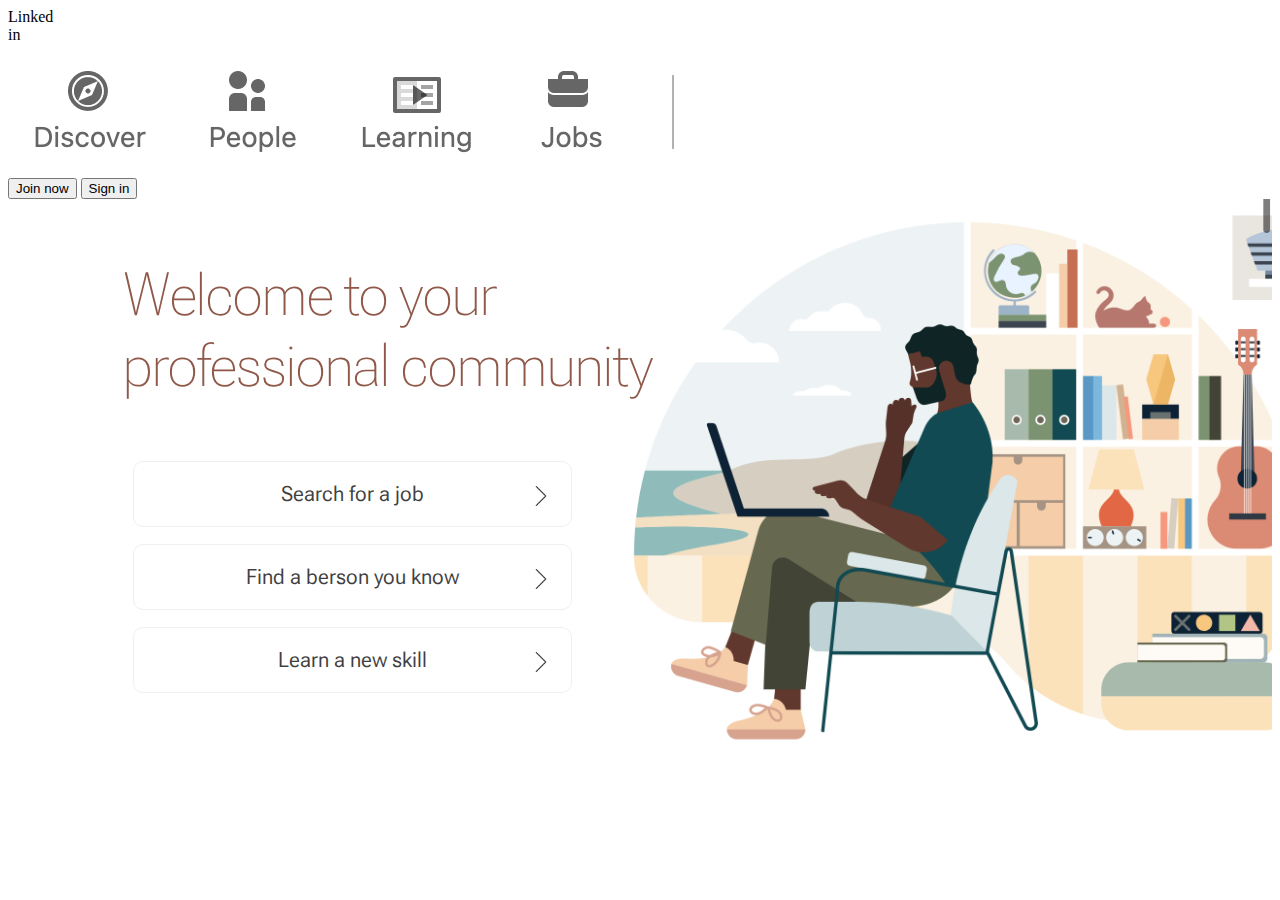
<file: linkedin.html>
<!DOCTYPE html>
<html lang="en">
<head>
  <meta charset="UTF-8">
  <meta http-equiv="X-UA-Compatible" content="IE=edge">
  <meta name="viewport" content="width=device-width, initial-scale=1.0">
  <link rel="stylesheet" href="styles/main.css">
  <link rel="preconnect" href="https://fonts.googleapis.com">
  <link rel="preconnect" href="https://fonts.gstatic.com" crossorigin>
  <link href="https://fonts.googleapis.com/css2?family=Roboto+Flex:opsz,wght@8..144,200;8..144,300;8..144,400&display=swap" rel="stylesheet">
  <title>notLinkedin</title>
</head>
  <body>
    <header>
      <div class="left-nav">
        <div class="logo-name">Linked</div>
        <div class="logo">in</div>
      </div>
      <div class="mid-nav">
        <img class="icons" id="discover" src="styles/icons/discover.png">
        <img class="icons" id="people" src="styles/icons/people.png">
        <img class="icons" id="learning" src="styles/icons/learning.png">
        <img class="icons" id="jobs" src="styles/icons/jobs.png">
        <img class="icons" id="divider" src="styles/icons/divider.png">
      </div>
      <div class="right-nav">
        <button class="join-now">Join now</button>
        <button class="sign-in">Sign in</button>
      </div>
    </header>
    <main>
      <div class="main-left">
        <p>Welcome to your professional community</p>
        <div>
          <button class="search-aid">
            Search for a job
            <img class="next" src="styles/icons/next.png">
          </button>
          <button class="search-aid">
            Find a berson you know
            <img class="next" src="styles/icons/next.png">
          </button>
          <button class="search-aid">
            Learn a new skill
            <img class="next" src="styles/icons/next.png">
          </button>
        </div>
      </div>
      <div class="main-right">
        <img class="main-picture" src="styles/images/main-picture.png">
      </div>
    </main>
    <footer>

    </footer>
  </body>
</html>
</file>
<file: styles/main.css>
body {
  display: flex;
  flex-direction: column;
  /* justify-content: center; */
}

main {
  display: flex;
  flex-direction: row;
  justify-content: space-between;

  min-width: 1128px;
  max-height: 560px;
  margin-left: 115px;
}

.main-left {
  display: flex;
  flex-direction: column;
  justify-content: flex-start;
  float: left;
  max-width: 660px;
  /* border: 2px solid red; */
  height: 560px;
}

p {
  color: #8f5849;
  font-family: 'Roboto Flex';
  font-weight: 200;
  font-size: 60px;
}

.search-aid {
  border: 1px solid rgba(239, 239, 239);
  background-color: white;
  padding: 20px;
  border-radius: 10px;
  width: 80%;

  font-family: 'Roboto Flex';
  font-weight: 400;
  color: rgba(0, 0, 0, 0.75);
  font-size: 21px;

  display: flex;
  flex-direction: column;
  margin: 0 10px 17px;
  /* border: 2px solid red; */
  position: relative;
}

.search-aid:hover {
  cursor: pointer;
  box-shadow: 0 3px 5px 2px rgba(0, 0, 0, 0.2);
}

.next {
  position: absolute;
  right: 20px;
  top: 24px;
  height: 20px;
  opacity: .8;

}

.main-right{
  display: flex;
  justify-content: flex-end;

  /* border: 2px solid red; */
  max-width: 600px;

}

.main-picture {
  max-height: 560px;
  /* position: static;
  right: 0; */
  z-index: -1;
}

/* .options {
  font-size: 16px;
  font-weight: 600;
  background-color: transparent;
  height: 54px;
  width: 111px;
  border: 1px solid rgba(0, 0, 0, 0.75);
  color: rgba(0, 0, 0, 0.75);
  border-radius: 52px;
  font-weight: 600;
  font-size: 16px;
  transition: background-color .15s;
  margin-right: 8px;
}

.options:hover {
  background-color: rgba(200, 200, 200, .7);
  cursor: pointer;
}

.blue {
  background-color: white;
  color: rgb(10, 102, 194);
  border: 1px solid rgb(10, 102, 194);
  height: 53px;
  width: 110px;
  border-radius: 51px;
  font-weight: 600;
  font-size: 16px;
  transition: background-color .15s;
}

.blue:hover {
  cursor: pointer;
  background-color: rgba(10, 102, 194, 0.055);
}

.two {
  position: relative;
  background-color: rgba(239, 239, 239);
} */


@media screen and (max-width: 768px) {
  main {
    display: flex;
    flex-wrap: wrap;
    max-height: 600px;
  }

  .search-aid {
    width: 85%;
  }

  .main-picture {
    max-height: 400px;
    max-height: 400px;
  }
}
</file>
